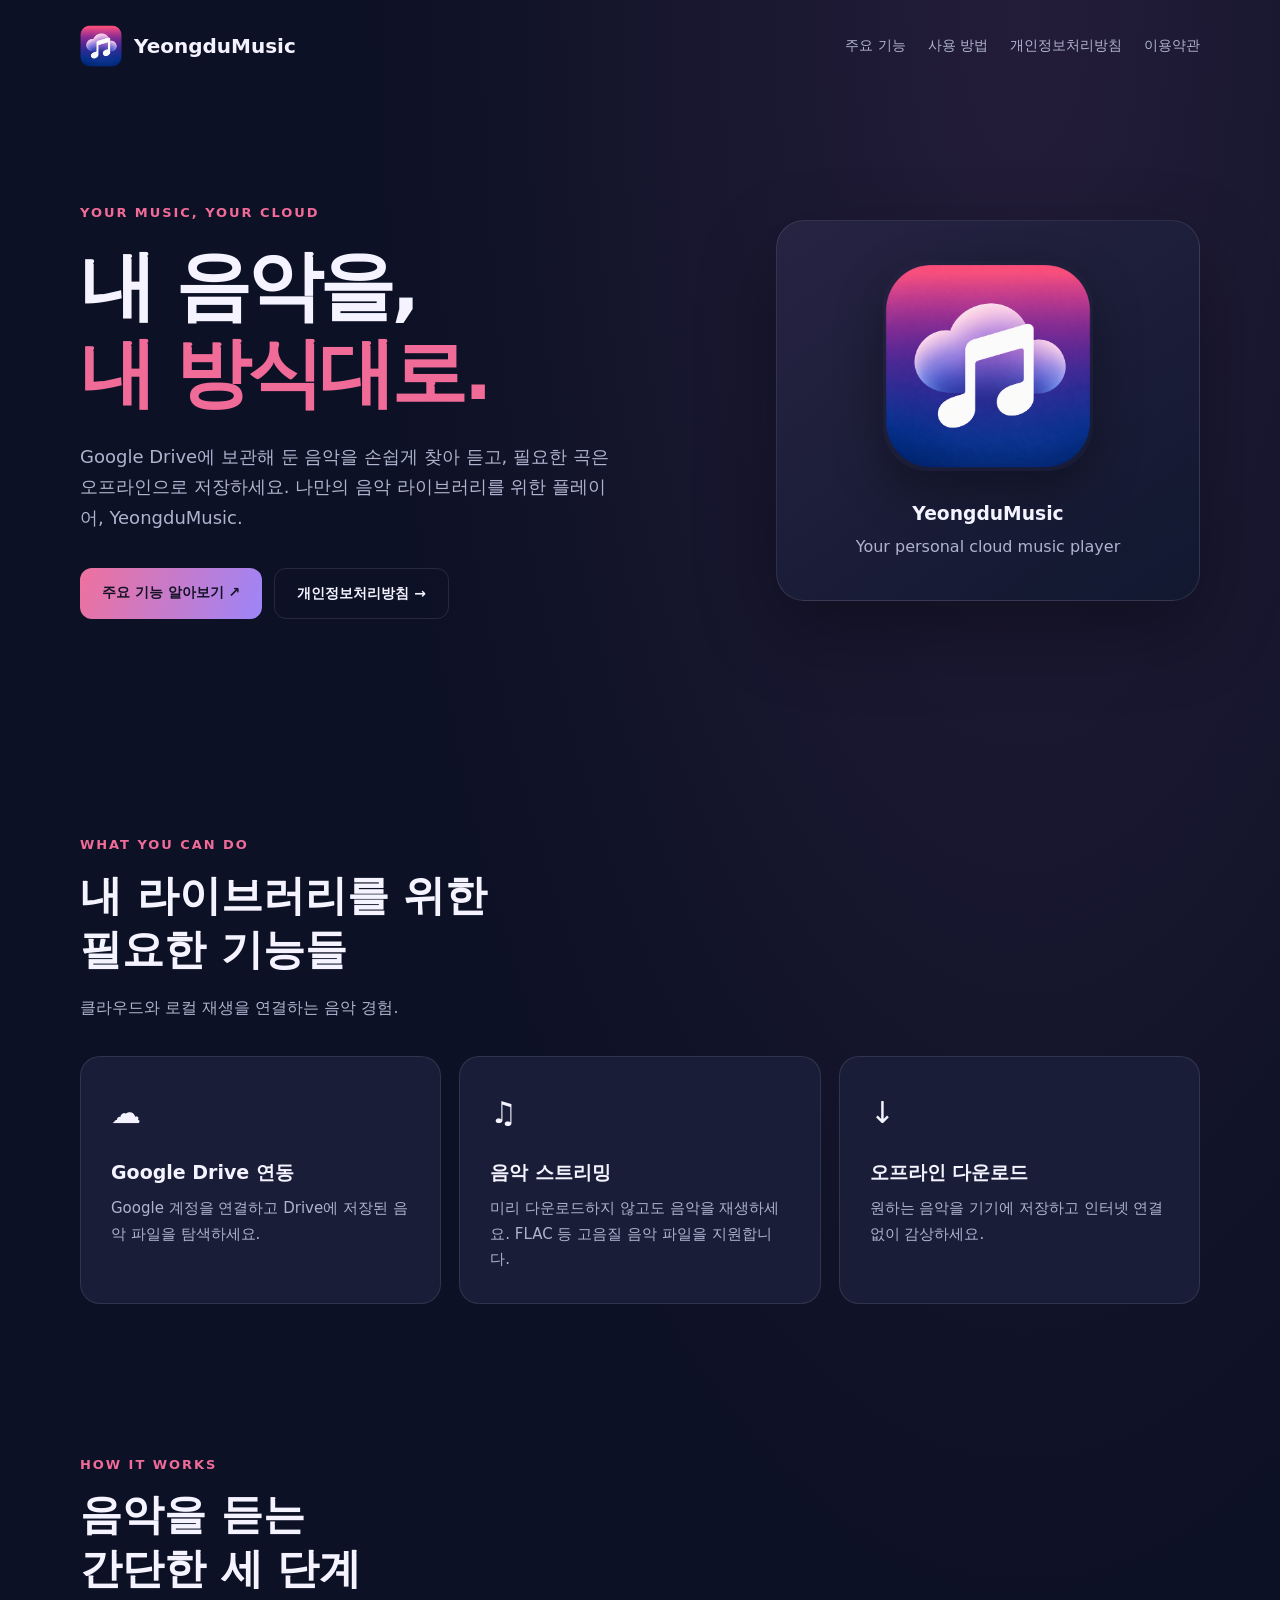
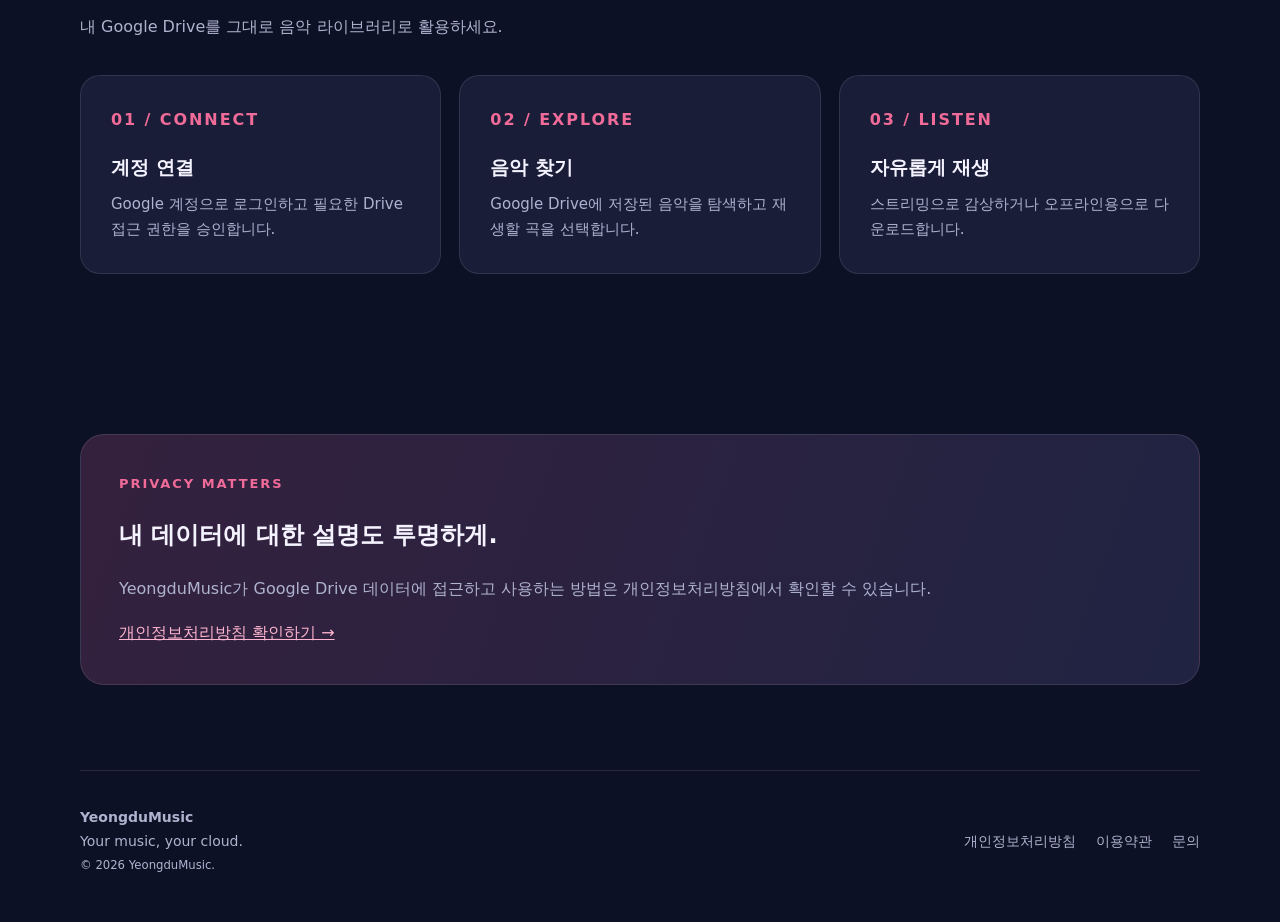
<file: public/index.html>
<!DOCTYPE html>
<html lang="ko">
<head>
  <meta charset="UTF-8">
  <meta name="viewport" content="width=device-width, initial-scale=1">
  <meta name="theme-color" content="#10132b">
  <meta name="description" content="YeongduMusic - Google Drive에 보관한 음악을 스트리밍하고 오프라인으로 감상하는 개인 음악 플레이어.">
  <title>YeongduMusic — Your Music, Your Cloud</title>
  <link rel="canonical" href="https://music.yeongdu.xyz/">
  <link rel="icon" type="image/png" href="assets/app-icon.png">
  <link rel="apple-touch-icon" href="assets/app-icon.png">

  <meta property="og:title" content="YeongduMusic">
  <meta property="og:description" content="내 음악을, 내 방식대로. Google Drive 음악 플레이어.">
  <meta property="og:image" content="https://music.yeongdu.xyz/assets/app-icon.png">

  <style>
    :root {
      color-scheme: dark;
      --bg: #0d1125;
      --panel: #191d38;
      --border: #ffffff1a;
      --text: #f4f3ff;
      --muted: #afb3cf;
      --pink: #f16b98;
      --purple: #a38cff;
    }
    * { box-sizing: border-box; }
    html { scroll-behavior: smooth; }
    body {
      margin: 0;
      font-family: system-ui, -apple-system, "Segoe UI", sans-serif;
      color: var(--text);
      background: radial-gradient(ellipse at 80% 0%, #50336355, transparent 45%), var(--bg);
      line-height: 1.7;
    }
    a { color: inherit; text-decoration: none; }
    .container { width: min(1120px, 90%); margin: auto; }
    .header {
      display: flex; align-items: center; justify-content: space-between;
      flex-wrap: wrap; gap: 16px; padding: 25px 0;
    }
    .brand { display: inline-flex; align-items: center; gap: 12px; font-size: 20px; font-weight: 800; }
    .brand img { width: 42px; height: 42px; border-radius: 11px; }
    nav { display: flex; flex-wrap: wrap; gap: 22px; }
    nav a, footer { color: var(--muted); font-size: 14px; }
    nav a:hover, footer a:hover { color: white; }
    .hero {
      display: grid; grid-template-columns: 1.2fr .8fr;
      align-items: center; gap: 60px; padding: 110px 0 140px;
    }
    .eyebrow { color: var(--pink); font-size: 13px; font-weight: 800; letter-spacing: .15em; text-transform: uppercase; }
    h1 { font-size: clamp(42px, 6vw, 76px); line-height: 1.15; letter-spacing: -.05em; margin: 18px 0 25px; }
    h1 span { color: var(--pink); }
    .lead { color: var(--muted); font-size: 18px; max-width: 540px; }
    .buttons { display: flex; gap: 12px; flex-wrap: wrap; margin-top: 34px; }
    .btn {
      padding: 13px 22px; border-radius: 12px;
      font-weight: 700; font-size: 14px; border: 1px solid var(--border);
    }
    .btn.primary { background: linear-gradient(110deg, #ef719d, #9d85f9); border: none; color: #141326; }
    .showcase {
      text-align: center; padding: 40px 25px;
      border-radius: 28px; border: 1px solid var(--border);
      background: linear-gradient(145deg, #272342, #111830);
      box-shadow: 0 30px 80px #0005;
    }
    .showcase img { width: min(210px, 70%); border-radius: 45px; box-shadow: 0 20px 50px #0005; }
    .showcase h3 { margin-bottom: 3px; }
    .showcase p { margin: 0; color: var(--muted); }
    .section { padding: 75px 0; }
    .section h2 { font-size: clamp(28px, 4vw, 42px); line-height: 1.3; margin: 12px 0; }
    .section-intro { color: var(--muted); margin-bottom: 35px; }
    .grid { display: grid; grid-template-columns: repeat(3, 1fr); gap: 18px; }
    .card {
      background: var(--panel); border: 1px solid var(--border);
      border-radius: 20px; padding: 30px;
    }
    .card .symbol { font-size: 30px; }
    .card h3 { font-size: 19px; margin: 18px 0 8px; }
    .card p { color: var(--muted); font-size: 15px; margin: 0; }
    .steps { counter-reset: item; }
    .step-number { font-weight: 800; color: var(--pink); letter-spacing: .12em; }
    .privacy-box {
      background: linear-gradient(110deg, #34213e, #202342);
      border: 1px solid var(--border);
      border-radius: 24px; padding: 38px; margin: 85px 0;
    }
    .privacy-box p { color: var(--muted); }
    .privacy-box a { color: #ffb5d0; text-decoration: underline; }
    footer {
      display: flex; justify-content: space-between; align-items: center;
      flex-wrap: wrap; gap: 20px;
      border-top: 1px solid var(--border); padding: 35px 0 45px;
    }
    .footer-links { display: flex; gap: 20px; flex-wrap: wrap; }
    @media (max-width: 760px) {
      .hero { grid-template-columns: 1fr; padding: 65px 0 75px; gap: 35px; }
      .grid { grid-template-columns: 1fr; }
      nav { gap: 13px; }
      .section { padding: 45px 0; }
    }
  </style>
</head>
<body>
  <header class="header container">
    <a class="brand" href="./">
      <img src="assets/app-icon.png" alt="YeongduMusic 앱 아이콘">
      <span>YeongduMusic</span>
    </a>
    <nav aria-label="주 메뉴">
      <a href="#features">주요 기능</a>
      <a href="#how-it-works">사용 방법</a>
      <a href="privacy/">개인정보처리방침</a>
      <a href="terms/">이용약관</a>
    </nav>
  </header>

  <main class="container">
    <section class="hero">
      <div>
        <div class="eyebrow">Your Music, Your Cloud</div>
        <h1>내 음악을,<br><span>내 방식대로.</span></h1>
        <p class="lead">
          Google Drive에 보관해 둔 음악을 손쉽게 찾아 듣고,
          필요한 곡은 오프라인으로 저장하세요.
          나만의 음악 라이브러리를 위한 플레이어, YeongduMusic.
        </p>
        <div class="buttons">
          <a class="btn primary" href="#features">주요 기능 알아보기 ↗</a>
          <a class="btn" href="privacy/">개인정보처리방침 →</a>
        </div>
      </div>

      <div class="showcase">
        <img src="assets/app-icon.png" alt="YeongduMusic 공식 앱 아이콘">
        <h3>YeongduMusic</h3>
        <p>Your personal cloud music player</p>
      </div>
    </section>

    <section id="features" class="section">
      <div class="eyebrow">What you can do</div>
      <h2>내 라이브러리를 위한<br>필요한 기능들</h2>
      <p class="section-intro">클라우드와 로컬 재생을 연결하는 음악 경험.</p>

      <div class="grid">
        <article class="card">
          <div class="symbol">☁️</div>
          <h3>Google Drive 연동</h3>
          <p>Google 계정을 연결하고 Drive에 저장된 음악 파일을 탐색하세요.</p>
        </article>
        <article class="card">
          <div class="symbol">♫</div>
          <h3>음악 스트리밍</h3>
          <p>미리 다운로드하지 않고도 음악을 재생하세요. FLAC 등 고음질 음악 파일을 지원합니다.</p>
        </article>
        <article class="card">
          <div class="symbol">↓</div>
          <h3>오프라인 다운로드</h3>
          <p>원하는 음악을 기기에 저장하고 인터넷 연결 없이 감상하세요.</p>
        </article>
      </div>
    </section>

    <section id="how-it-works" class="section">
      <div class="eyebrow">How it works</div>
      <h2>음악을 듣는<br>간단한 세 단계</h2>
      <p class="section-intro">내 Google Drive를 그대로 음악 라이브러리로 활용하세요.</p>

      <div class="grid steps">
        <article class="card">
          <div class="step-number">01 / CONNECT</div>
          <h3>계정 연결</h3>
          <p>Google 계정으로 로그인하고 필요한 Drive 접근 권한을 승인합니다.</p>
        </article>
        <article class="card">
          <div class="step-number">02 / EXPLORE</div>
          <h3>음악 찾기</h3>
          <p>Google Drive에 저장된 음악을 탐색하고 재생할 곡을 선택합니다.</p>
        </article>
        <article class="card">
          <div class="step-number">03 / LISTEN</div>
          <h3>자유롭게 재생</h3>
          <p>스트리밍으로 감상하거나 오프라인용으로 다운로드합니다.</p>
        </article>
      </div>
    </section>

    <section class="privacy-box">
      <div class="eyebrow">Privacy matters</div>
      <h2>내 데이터에 대한 설명도 투명하게.</h2>
      <p>
        YeongduMusic가 Google Drive 데이터에 접근하고 사용하는
        방법은 개인정보처리방침에서 확인할 수 있습니다.
      </p>
      <a href="privacy/">개인정보처리방침 확인하기 →</a>
    </section>
  </main>

  <footer class="container">
    <div>
      <strong>YeongduMusic</strong>
      <div>Your music, your cloud.</div>
      <small>© <span id="year">2026</span> YeongduMusic.</small>
    </div>
    <div class="footer-links">
      <a href="privacy/">개인정보처리방침</a>
      <a href="terms/">이용약관</a>
      <a href="mailto:songyw9812@gmail.com">문의</a>
    </div>
  </footer>

  <script>
    document.getElementById("year").textContent = new Date().getFullYear();
  </script>
</body>
</html>
</file>
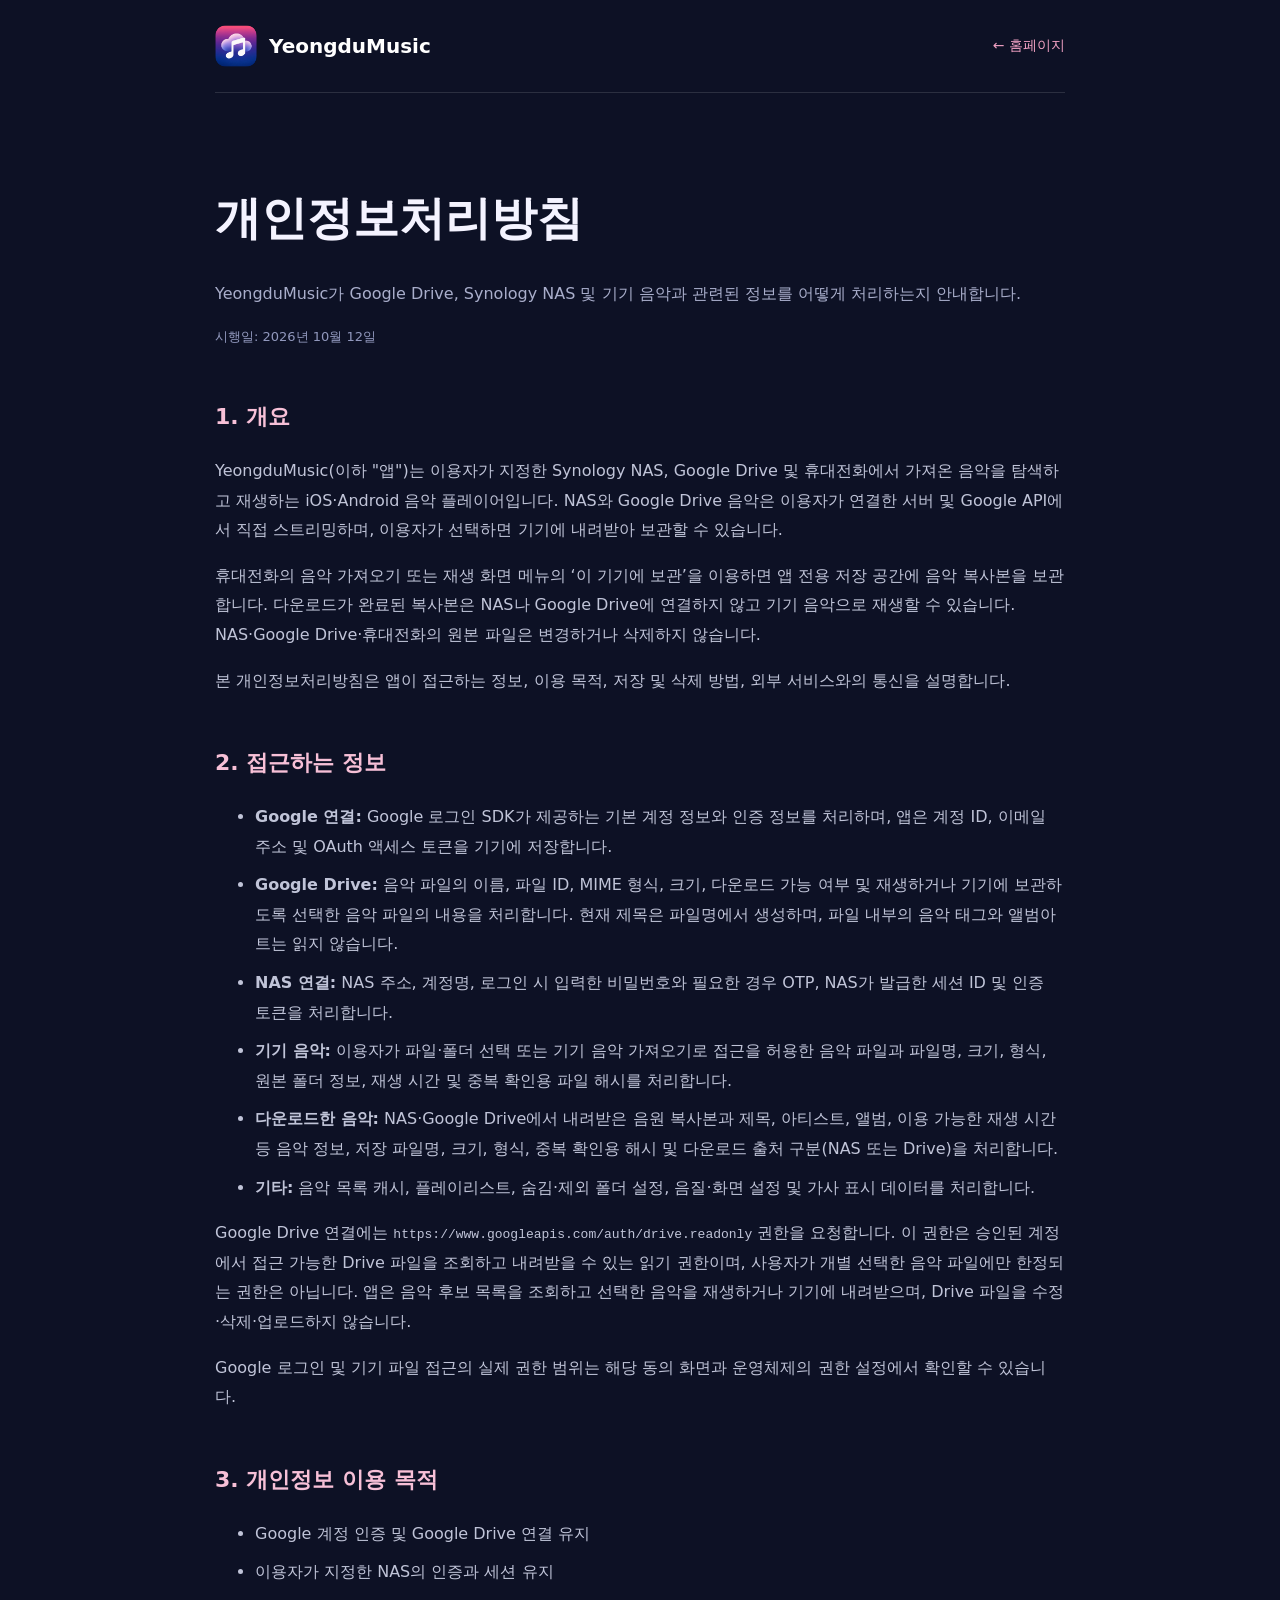
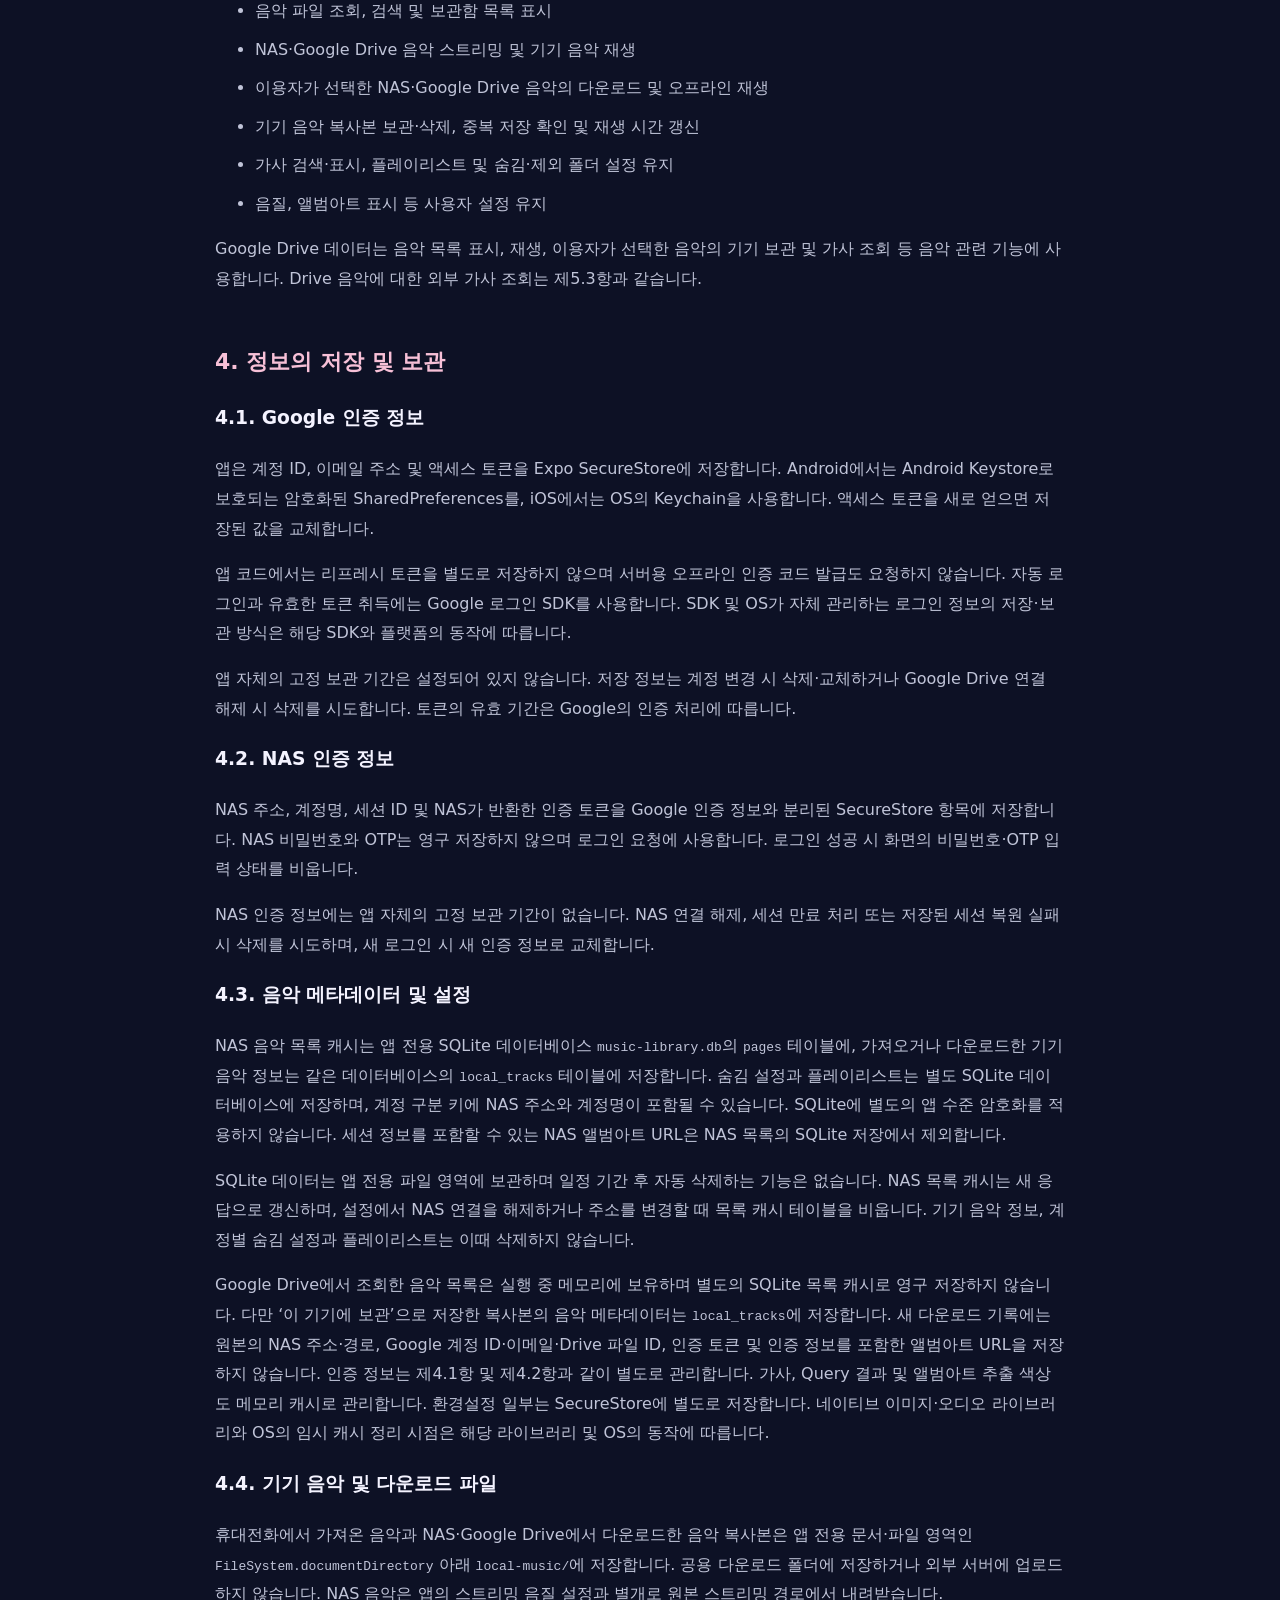
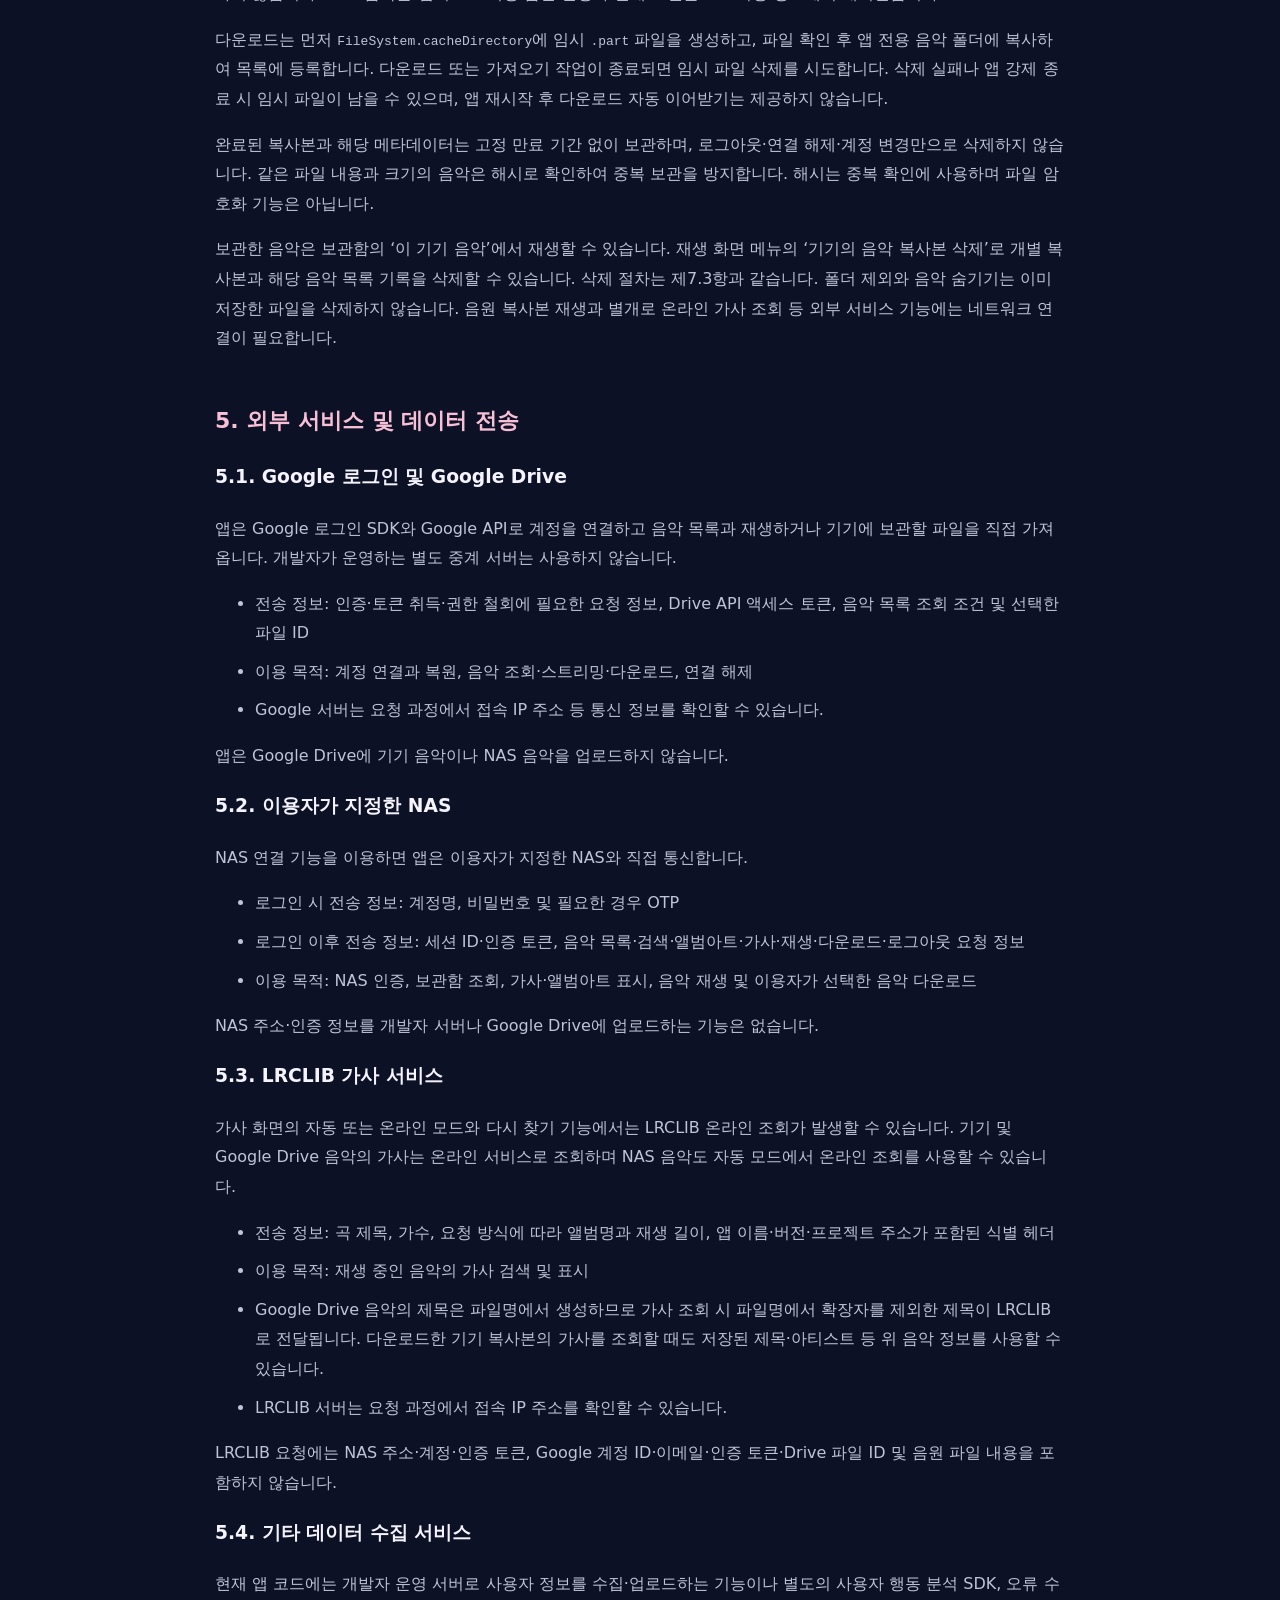
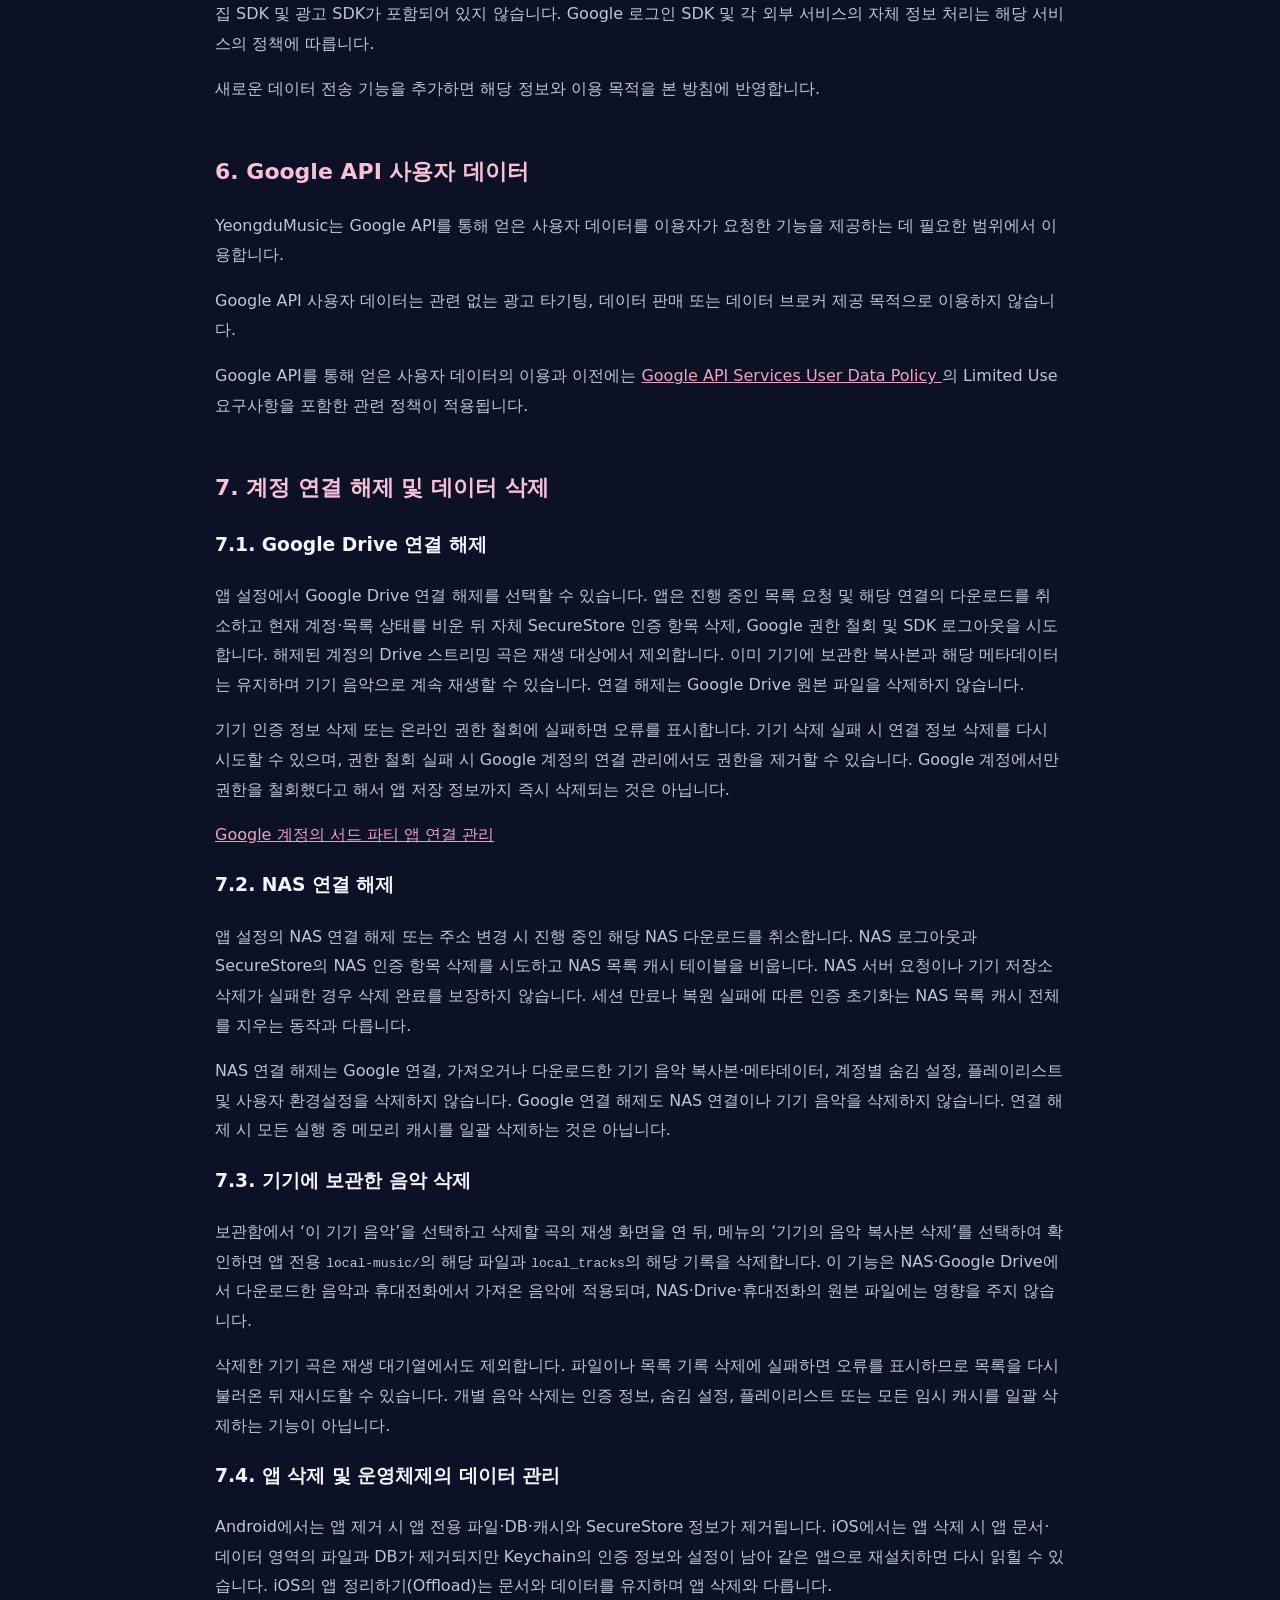
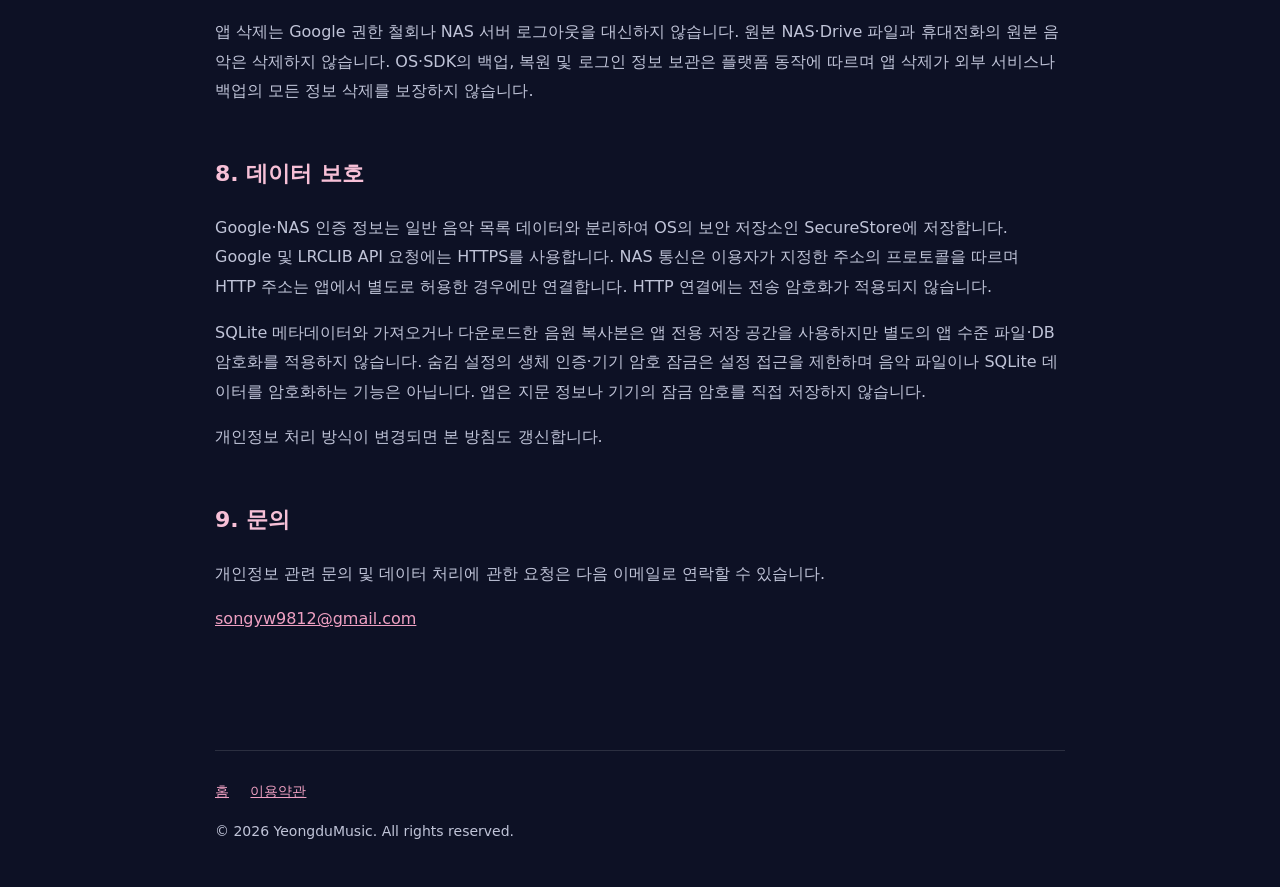
<file: public/privacy/index.html>
<!DOCTYPE html>
<html lang="ko">
<head>
  <meta charset="UTF-8">
  <meta name="viewport" content="width=device-width, initial-scale=1">
  <meta name="theme-color" content="#10132b">
  <meta name="description" content="YeongduMusic 개인정보처리방침">
  <title>개인정보처리방침 | YeongduMusic</title>
  <link rel="canonical" href="https://music.yeongdu.xyz/privacy/">
  <link rel="icon" type="image/png" href="../assets/app-icon.png">

  <style>
    :root { color-scheme: dark; }
    * { box-sizing: border-box; }
    body {
      margin: 0; background: #0d1125; color: #f4f3ff;
      font-family: system-ui, -apple-system, "Segoe UI", sans-serif;
      line-height: 1.85;
    }
    a { color: #efa0c2; }
    .container { width: min(850px, 90%); margin: auto; }
    header {
      display: flex; align-items: center; justify-content: space-between;
      gap: 15px; padding: 25px 0; border-bottom: 1px solid #ffffff20;
    }
    .brand { display: flex; align-items: center; gap: 12px; color: white; text-decoration: none; font-size: 20px; font-weight: 800; }
    .brand img { width: 42px; height: 42px; border-radius: 11px; }
    .back { font-size: 14px; text-decoration: none; }
    main { padding: 65px 0 100px; }
    h1 { font-size: clamp(32px, 5vw, 46px); line-height: 1.3; }
    h2 { color: #f7c0d7; font-size: 22px; margin-top: 48px; }
    p, li { color: #c0c4d8; }
    li { margin-bottom: 9px; }
    .subtitle { color: #a9aecb; }
    .date { font-size: 13px; color: #9198bd; }
    .notice {
      border: 1px solid #ffffff20;
      background: #191d38; border-radius: 14px;
      padding: 18px 22px; margin: 30px 0;
    }
    .notice p { margin: 0; }
    footer { padding: 28px 0; border-top: 1px solid #ffffff20; font-size: 14px; color: #a9aecb; }
    footer a { margin-right: 17px; }
  </style>
</head>
<body>
  <header class="container">
    <a class="brand" href="../">
      <img src="../assets/app-icon.png" alt="YeongduMusic 앱 아이콘">
      YeongduMusic
    </a>
    <a class="back" href="../">← 홈페이지</a>
  </header>

  <main class="container">
    <h1>개인정보처리방침</h1>
    <p class="subtitle">
      YeongduMusic가 Google Drive, Synology NAS 및 기기 음악과 관련된
      정보를 어떻게 처리하는지 안내합니다.
    </p>
    <p class="date">시행일: 2026년 10월 12일</p>

    <section>
      <h2>1. 개요</h2>
      <p>YeongduMusic(이하 "앱")는 이용자가 지정한 Synology NAS, Google Drive 및 휴대전화에서 가져온 음악을 탐색하고 재생하는 iOS·Android 음악 플레이어입니다. NAS와 Google Drive 음악은 이용자가 연결한 서버 및 Google API에서 직접 스트리밍하며, 이용자가 선택하면 기기에 내려받아 보관할 수 있습니다.</p>
      <p>휴대전화의 음악 가져오기 또는 재생 화면 메뉴의 ‘이 기기에 보관’을 이용하면 앱 전용 저장 공간에 음악 복사본을 보관합니다. 다운로드가 완료된 복사본은 NAS나 Google Drive에 연결하지 않고 기기 음악으로 재생할 수 있습니다. NAS·Google Drive·휴대전화의 원본 파일은 변경하거나 삭제하지 않습니다.</p>
      <p>본 개인정보처리방침은 앱이 접근하는 정보, 이용 목적, 저장 및 삭제 방법, 외부 서비스와의 통신을 설명합니다.</p>
    </section>

    <section>
      <h2>2. 접근하는 정보</h2>
      <ul>
        <li><strong>Google 연결:</strong> Google 로그인 SDK가 제공하는 기본 계정 정보와 인증 정보를 처리하며, 앱은 계정 ID, 이메일 주소 및 OAuth 액세스 토큰을 기기에 저장합니다.</li>
        <li><strong>Google Drive:</strong> 음악 파일의 이름, 파일 ID, MIME 형식, 크기, 다운로드 가능 여부 및 재생하거나 기기에 보관하도록 선택한 음악 파일의 내용을 처리합니다. 현재 제목은 파일명에서 생성하며, 파일 내부의 음악 태그와 앨범아트는 읽지 않습니다.</li>
        <li><strong>NAS 연결:</strong> NAS 주소, 계정명, 로그인 시 입력한 비밀번호와 필요한 경우 OTP, NAS가 발급한 세션 ID 및 인증 토큰을 처리합니다.</li>
        <li><strong>기기 음악:</strong> 이용자가 파일·폴더 선택 또는 기기 음악 가져오기로 접근을 허용한 음악 파일과 파일명, 크기, 형식, 원본 폴더 정보, 재생 시간 및 중복 확인용 파일 해시를 처리합니다.</li>
        <li><strong>다운로드한 음악:</strong> NAS·Google Drive에서 내려받은 음원 복사본과 제목, 아티스트, 앨범, 이용 가능한 재생 시간 등 음악 정보, 저장 파일명, 크기, 형식, 중복 확인용 해시 및 다운로드 출처 구분(NAS 또는 Drive)을 처리합니다.</li>
        <li><strong>기타:</strong> 음악 목록 캐시, 플레이리스트, 숨김·제외 폴더 설정, 음질·화면 설정 및 가사 표시 데이터를 처리합니다.</li>
      </ul>
      <p>Google Drive 연결에는 <code>https://www.googleapis.com/auth/drive.readonly</code> 권한을 요청합니다. 이 권한은 승인된 계정에서 접근 가능한 Drive 파일을 조회하고 내려받을 수 있는 읽기 권한이며, 사용자가 개별 선택한 음악 파일에만 한정되는 권한은 아닙니다. 앱은 음악 후보 목록을 조회하고 선택한 음악을 재생하거나 기기에 내려받으며, Drive 파일을 수정·삭제·업로드하지 않습니다.</p>
      <p>Google 로그인 및 기기 파일 접근의 실제 권한 범위는 해당 동의 화면과 운영체제의 권한 설정에서 확인할 수 있습니다.</p>
    </section>

    <section>
      <h2>3. 개인정보 이용 목적</h2>
      <ul>
        <li>Google 계정 인증 및 Google Drive 연결 유지</li>
        <li>이용자가 지정한 NAS의 인증과 세션 유지</li>
        <li>음악 파일 조회, 검색 및 보관함 목록 표시</li>
        <li>NAS·Google Drive 음악 스트리밍 및 기기 음악 재생</li>
        <li>이용자가 선택한 NAS·Google Drive 음악의 다운로드 및 오프라인 재생</li>
        <li>기기 음악 복사본 보관·삭제, 중복 저장 확인 및 재생 시간 갱신</li>
        <li>가사 검색·표시, 플레이리스트 및 숨김·제외 폴더 설정 유지</li>
        <li>음질, 앨범아트 표시 등 사용자 설정 유지</li>
      </ul>
      <p>Google Drive 데이터는 음악 목록 표시, 재생, 이용자가 선택한 음악의 기기 보관 및 가사 조회 등 음악 관련 기능에 사용합니다. Drive 음악에 대한 외부 가사 조회는 제5.3항과 같습니다.</p>
    </section>

    <section>
      <h2>4. 정보의 저장 및 보관</h2>
      <h3>4.1. Google 인증 정보</h3>
      <p>앱은 계정 ID, 이메일 주소 및 액세스 토큰을 Expo SecureStore에 저장합니다. Android에서는 Android Keystore로 보호되는 암호화된 SharedPreferences를, iOS에서는 OS의 Keychain을 사용합니다. 액세스 토큰을 새로 얻으면 저장된 값을 교체합니다.</p>
      <p>앱 코드에서는 리프레시 토큰을 별도로 저장하지 않으며 서버용 오프라인 인증 코드 발급도 요청하지 않습니다. 자동 로그인과 유효한 토큰 취득에는 Google 로그인 SDK를 사용합니다. SDK 및 OS가 자체 관리하는 로그인 정보의 저장·보관 방식은 해당 SDK와 플랫폼의 동작에 따릅니다.</p>
      <p>앱 자체의 고정 보관 기간은 설정되어 있지 않습니다. 저장 정보는 계정 변경 시 삭제·교체하거나 Google Drive 연결 해제 시 삭제를 시도합니다. 토큰의 유효 기간은 Google의 인증 처리에 따릅니다.</p>
      <h3>4.2. NAS 인증 정보</h3>
      <p>NAS 주소, 계정명, 세션 ID 및 NAS가 반환한 인증 토큰을 Google 인증 정보와 분리된 SecureStore 항목에 저장합니다. NAS 비밀번호와 OTP는 영구 저장하지 않으며 로그인 요청에 사용합니다. 로그인 성공 시 화면의 비밀번호·OTP 입력 상태를 비웁니다.</p>
      <p>NAS 인증 정보에는 앱 자체의 고정 보관 기간이 없습니다. NAS 연결 해제, 세션 만료 처리 또는 저장된 세션 복원 실패 시 삭제를 시도하며, 새 로그인 시 새 인증 정보로 교체합니다.</p>
      <h3>4.3. 음악 메타데이터 및 설정</h3>
      <p>NAS 음악 목록 캐시는 앱 전용 SQLite 데이터베이스 <code>music-library.db</code>의 <code>pages</code> 테이블에, 가져오거나 다운로드한 기기 음악 정보는 같은 데이터베이스의 <code>local_tracks</code> 테이블에 저장합니다. 숨김 설정과 플레이리스트는 별도 SQLite 데이터베이스에 저장하며, 계정 구분 키에 NAS 주소와 계정명이 포함될 수 있습니다. SQLite에 별도의 앱 수준 암호화를 적용하지 않습니다. 세션 정보를 포함할 수 있는 NAS 앨범아트 URL은 NAS 목록의 SQLite 저장에서 제외합니다.</p>
      <p>SQLite 데이터는 앱 전용 파일 영역에 보관하며 일정 기간 후 자동 삭제하는 기능은 없습니다. NAS 목록 캐시는 새 응답으로 갱신하며, 설정에서 NAS 연결을 해제하거나 주소를 변경할 때 목록 캐시 테이블을 비웁니다. 기기 음악 정보, 계정별 숨김 설정과 플레이리스트는 이때 삭제하지 않습니다.</p>
      <p>Google Drive에서 조회한 음악 목록은 실행 중 메모리에 보유하며 별도의 SQLite 목록 캐시로 영구 저장하지 않습니다. 다만 ‘이 기기에 보관’으로 저장한 복사본의 음악 메타데이터는 <code>local_tracks</code>에 저장합니다. 새 다운로드 기록에는 원본의 NAS 주소·경로, Google 계정 ID·이메일·Drive 파일 ID, 인증 토큰 및 인증 정보를 포함한 앨범아트 URL을 저장하지 않습니다. 인증 정보는 제4.1항 및 제4.2항과 같이 별도로 관리합니다. 가사, Query 결과 및 앨범아트 추출 색상도 메모리 캐시로 관리합니다. 환경설정 일부는 SecureStore에 별도로 저장합니다. 네이티브 이미지·오디오 라이브러리와 OS의 임시 캐시 정리 시점은 해당 라이브러리 및 OS의 동작에 따릅니다.</p>
      <h3>4.4. 기기 음악 및 다운로드 파일</h3>
      <p>휴대전화에서 가져온 음악과 NAS·Google Drive에서 다운로드한 음악 복사본은 앱 전용 문서·파일 영역인 <code>FileSystem.documentDirectory</code> 아래 <code>local-music/</code>에 저장합니다. 공용 다운로드 폴더에 저장하거나 외부 서버에 업로드하지 않습니다. NAS 음악은 앱의 스트리밍 음질 설정과 별개로 원본 스트리밍 경로에서 내려받습니다.</p>
      <p>다운로드는 먼저 <code>FileSystem.cacheDirectory</code>에 임시 <code>.part</code> 파일을 생성하고, 파일 확인 후 앱 전용 음악 폴더에 복사하여 목록에 등록합니다. 다운로드 또는 가져오기 작업이 종료되면 임시 파일 삭제를 시도합니다. 삭제 실패나 앱 강제 종료 시 임시 파일이 남을 수 있으며, 앱 재시작 후 다운로드 자동 이어받기는 제공하지 않습니다.</p>
      <p>완료된 복사본과 해당 메타데이터는 고정 만료 기간 없이 보관하며, 로그아웃·연결 해제·계정 변경만으로 삭제하지 않습니다. 같은 파일 내용과 크기의 음악은 해시로 확인하여 중복 보관을 방지합니다. 해시는 중복 확인에 사용하며 파일 암호화 기능은 아닙니다.</p>
      <p>보관한 음악은 보관함의 ‘이 기기 음악’에서 재생할 수 있습니다. 재생 화면 메뉴의 ‘기기의 음악 복사본 삭제’로 개별 복사본과 해당 음악 목록 기록을 삭제할 수 있습니다. 삭제 절차는 제7.3항과 같습니다. 폴더 제외와 음악 숨기기는 이미 저장한 파일을 삭제하지 않습니다. 음원 복사본 재생과 별개로 온라인 가사 조회 등 외부 서비스 기능에는 네트워크 연결이 필요합니다.</p>
    </section>

    <section>
      <h2>5. 외부 서비스 및 데이터 전송</h2>
      <h3>5.1. Google 로그인 및 Google Drive</h3>
      <p>앱은 Google 로그인 SDK와 Google API로 계정을 연결하고 음악 목록과 재생하거나 기기에 보관할 파일을 직접 가져옵니다. 개발자가 운영하는 별도 중계 서버는 사용하지 않습니다.</p>
      <ul>
        <li>전송 정보: 인증·토큰 취득·권한 철회에 필요한 요청 정보, Drive API 액세스 토큰, 음악 목록 조회 조건 및 선택한 파일 ID</li>
        <li>이용 목적: 계정 연결과 복원, 음악 조회·스트리밍·다운로드, 연결 해제</li>
        <li>Google 서버는 요청 과정에서 접속 IP 주소 등 통신 정보를 확인할 수 있습니다.</li>
      </ul>
      <p>앱은 Google Drive에 기기 음악이나 NAS 음악을 업로드하지 않습니다.</p>
      <h3>5.2. 이용자가 지정한 NAS</h3>
      <p>NAS 연결 기능을 이용하면 앱은 이용자가 지정한 NAS와 직접 통신합니다.</p>
      <ul>
        <li>로그인 시 전송 정보: 계정명, 비밀번호 및 필요한 경우 OTP</li>
        <li>로그인 이후 전송 정보: 세션 ID·인증 토큰, 음악 목록·검색·앨범아트·가사·재생·다운로드·로그아웃 요청 정보</li>
        <li>이용 목적: NAS 인증, 보관함 조회, 가사·앨범아트 표시, 음악 재생 및 이용자가 선택한 음악 다운로드</li>
      </ul>
      <p>NAS 주소·인증 정보를 개발자 서버나 Google Drive에 업로드하는 기능은 없습니다.</p>
      <h3>5.3. LRCLIB 가사 서비스</h3>
      <p>가사 화면의 자동 또는 온라인 모드와 다시 찾기 기능에서는 LRCLIB 온라인 조회가 발생할 수 있습니다. 기기 및 Google Drive 음악의 가사는 온라인 서비스로 조회하며 NAS 음악도 자동 모드에서 온라인 조회를 사용할 수 있습니다.</p>
      <ul>
        <li>전송 정보: 곡 제목, 가수, 요청 방식에 따라 앨범명과 재생 길이, 앱 이름·버전·프로젝트 주소가 포함된 식별 헤더</li>
        <li>이용 목적: 재생 중인 음악의 가사 검색 및 표시</li>
        <li>Google Drive 음악의 제목은 파일명에서 생성하므로 가사 조회 시 파일명에서 확장자를 제외한 제목이 LRCLIB로 전달됩니다. 다운로드한 기기 복사본의 가사를 조회할 때도 저장된 제목·아티스트 등 위 음악 정보를 사용할 수 있습니다.</li>
        <li>LRCLIB 서버는 요청 과정에서 접속 IP 주소를 확인할 수 있습니다.</li>
      </ul>
      <p>LRCLIB 요청에는 NAS 주소·계정·인증 토큰, Google 계정 ID·이메일·인증 토큰·Drive 파일 ID 및 음원 파일 내용을 포함하지 않습니다.</p>
      <h3>5.4. 기타 데이터 수집 서비스</h3>
      <p>현재 앱 코드에는 개발자 운영 서버로 사용자 정보를 수집·업로드하는 기능이나 별도의 사용자 행동 분석 SDK, 오류 수집 SDK 및 광고 SDK가 포함되어 있지 않습니다. Google 로그인 SDK 및 각 외부 서비스의 자체 정보 처리는 해당 서비스의 정책에 따릅니다.</p>
      <p>새로운 데이터 전송 기능을 추가하면 해당 정보와 이용 목적을 본 방침에 반영합니다.</p>
    </section>

    <section>
      <h2>6. Google API 사용자 데이터</h2>
      <p>
        YeongduMusic는 Google API를 통해 얻은 사용자 데이터를
        이용자가 요청한 기능을 제공하는 데 필요한 범위에서 이용합니다.
      </p>
      <p>
        Google API 사용자 데이터는 관련 없는 광고 타기팅,
        데이터 판매 또는 데이터 브로커 제공 목적으로 이용하지 않습니다.
      </p>
      <p>
        Google API를 통해 얻은 사용자 데이터의 이용과 이전에는
        <a href="https://developers.google.com/terms/api-services-user-data-policy"
           target="_blank" rel="noopener noreferrer">
          Google API Services User Data Policy
        </a>의 Limited Use 요구사항을 포함한 관련 정책이 적용됩니다.
      </p>
    </section>

    <section>
      <h2>7. 계정 연결 해제 및 데이터 삭제</h2>
      <h3>7.1. Google Drive 연결 해제</h3>
      <p>앱 설정에서 Google Drive 연결 해제를 선택할 수 있습니다. 앱은 진행 중인 목록 요청 및 해당 연결의 다운로드를 취소하고 현재 계정·목록 상태를 비운 뒤 자체 SecureStore 인증 항목 삭제, Google 권한 철회 및 SDK 로그아웃을 시도합니다. 해제된 계정의 Drive 스트리밍 곡은 재생 대상에서 제외합니다. 이미 기기에 보관한 복사본과 해당 메타데이터는 유지하며 기기 음악으로 계속 재생할 수 있습니다. 연결 해제는 Google Drive 원본 파일을 삭제하지 않습니다.</p>
      <p>기기 인증 정보 삭제 또는 온라인 권한 철회에 실패하면 오류를 표시합니다. 기기 삭제 실패 시 연결 정보 삭제를 다시 시도할 수 있으며, 권한 철회 실패 시 Google 계정의 연결 관리에서도 권한을 제거할 수 있습니다. Google 계정에서만 권한을 철회했다고 해서 앱 저장 정보까지 즉시 삭제되는 것은 아닙니다.</p>
      <p><a href="https://myaccount.google.com/connections" target="_blank" rel="noopener noreferrer">Google 계정의 서드 파티 앱 연결 관리</a></p>
      <h3>7.2. NAS 연결 해제</h3>
      <p>앱 설정의 NAS 연결 해제 또는 주소 변경 시 진행 중인 해당 NAS 다운로드를 취소합니다. NAS 로그아웃과 SecureStore의 NAS 인증 항목 삭제를 시도하고 NAS 목록 캐시 테이블을 비웁니다. NAS 서버 요청이나 기기 저장소 삭제가 실패한 경우 삭제 완료를 보장하지 않습니다. 세션 만료나 복원 실패에 따른 인증 초기화는 NAS 목록 캐시 전체를 지우는 동작과 다릅니다.</p>
      <p>NAS 연결 해제는 Google 연결, 가져오거나 다운로드한 기기 음악 복사본·메타데이터, 계정별 숨김 설정, 플레이리스트 및 사용자 환경설정을 삭제하지 않습니다. Google 연결 해제도 NAS 연결이나 기기 음악을 삭제하지 않습니다. 연결 해제 시 모든 실행 중 메모리 캐시를 일괄 삭제하는 것은 아닙니다.</p>
      <h3>7.3. 기기에 보관한 음악 삭제</h3>
      <p>보관함에서 ‘이 기기 음악’을 선택하고 삭제할 곡의 재생 화면을 연 뒤, 메뉴의 ‘기기의 음악 복사본 삭제’를 선택하여 확인하면 앱 전용 <code>local-music/</code>의 해당 파일과 <code>local_tracks</code>의 해당 기록을 삭제합니다. 이 기능은 NAS·Google Drive에서 다운로드한 음악과 휴대전화에서 가져온 음악에 적용되며, NAS·Drive·휴대전화의 원본 파일에는 영향을 주지 않습니다.</p>
      <p>삭제한 기기 곡은 재생 대기열에서도 제외합니다. 파일이나 목록 기록 삭제에 실패하면 오류를 표시하므로 목록을 다시 불러온 뒤 재시도할 수 있습니다. 개별 음악 삭제는 인증 정보, 숨김 설정, 플레이리스트 또는 모든 임시 캐시를 일괄 삭제하는 기능이 아닙니다.</p>
      <h3>7.4. 앱 삭제 및 운영체제의 데이터 관리</h3>
      <p>Android에서는 앱 제거 시 앱 전용 파일·DB·캐시와 SecureStore 정보가 제거됩니다. iOS에서는 앱 삭제 시 앱 문서·데이터 영역의 파일과 DB가 제거되지만 Keychain의 인증 정보와 설정이 남아 같은 앱으로 재설치하면 다시 읽힐 수 있습니다. iOS의 앱 정리하기(Offload)는 문서와 데이터를 유지하며 앱 삭제와 다릅니다.</p>
      <p>앱 삭제는 Google 권한 철회나 NAS 서버 로그아웃을 대신하지 않습니다. 원본 NAS·Drive 파일과 휴대전화의 원본 음악은 삭제하지 않습니다. OS·SDK의 백업, 복원 및 로그인 정보 보관은 플랫폼 동작에 따르며 앱 삭제가 외부 서비스나 백업의 모든 정보 삭제를 보장하지 않습니다.</p>
    </section>

    <section>
      <h2>8. 데이터 보호</h2>
      <p>Google·NAS 인증 정보는 일반 음악 목록 데이터와 분리하여 OS의 보안 저장소인 SecureStore에 저장합니다. Google 및 LRCLIB API 요청에는 HTTPS를 사용합니다. NAS 통신은 이용자가 지정한 주소의 프로토콜을 따르며 HTTP 주소는 앱에서 별도로 허용한 경우에만 연결합니다. HTTP 연결에는 전송 암호화가 적용되지 않습니다.</p>
      <p>SQLite 메타데이터와 가져오거나 다운로드한 음원 복사본은 앱 전용 저장 공간을 사용하지만 별도의 앱 수준 파일·DB 암호화를 적용하지 않습니다. 숨김 설정의 생체 인증·기기 암호 잠금은 설정 접근을 제한하며 음악 파일이나 SQLite 데이터를 암호화하는 기능은 아닙니다. 앱은 지문 정보나 기기의 잠금 암호를 직접 저장하지 않습니다.</p>
      <p>개인정보 처리 방식이 변경되면 본 방침도 갱신합니다.</p>
    </section>

    <section>
      <h2>9. 문의</h2>
      <p>
        개인정보 관련 문의 및 데이터 처리에 관한 요청은
        다음 이메일로 연락할 수 있습니다.
      </p>
      <p>
        <a href="mailto:songyw9812@gmail.com">
          songyw9812@gmail.com
        </a>
      </p>
    </section>
  </main>

  <footer class="container">
    <a href="../">홈</a>
    <a href="../terms/">이용약관</a>
    <p>© 2026 YeongduMusic. All rights reserved.</p>
  </footer>
</body>
</html>
</file>
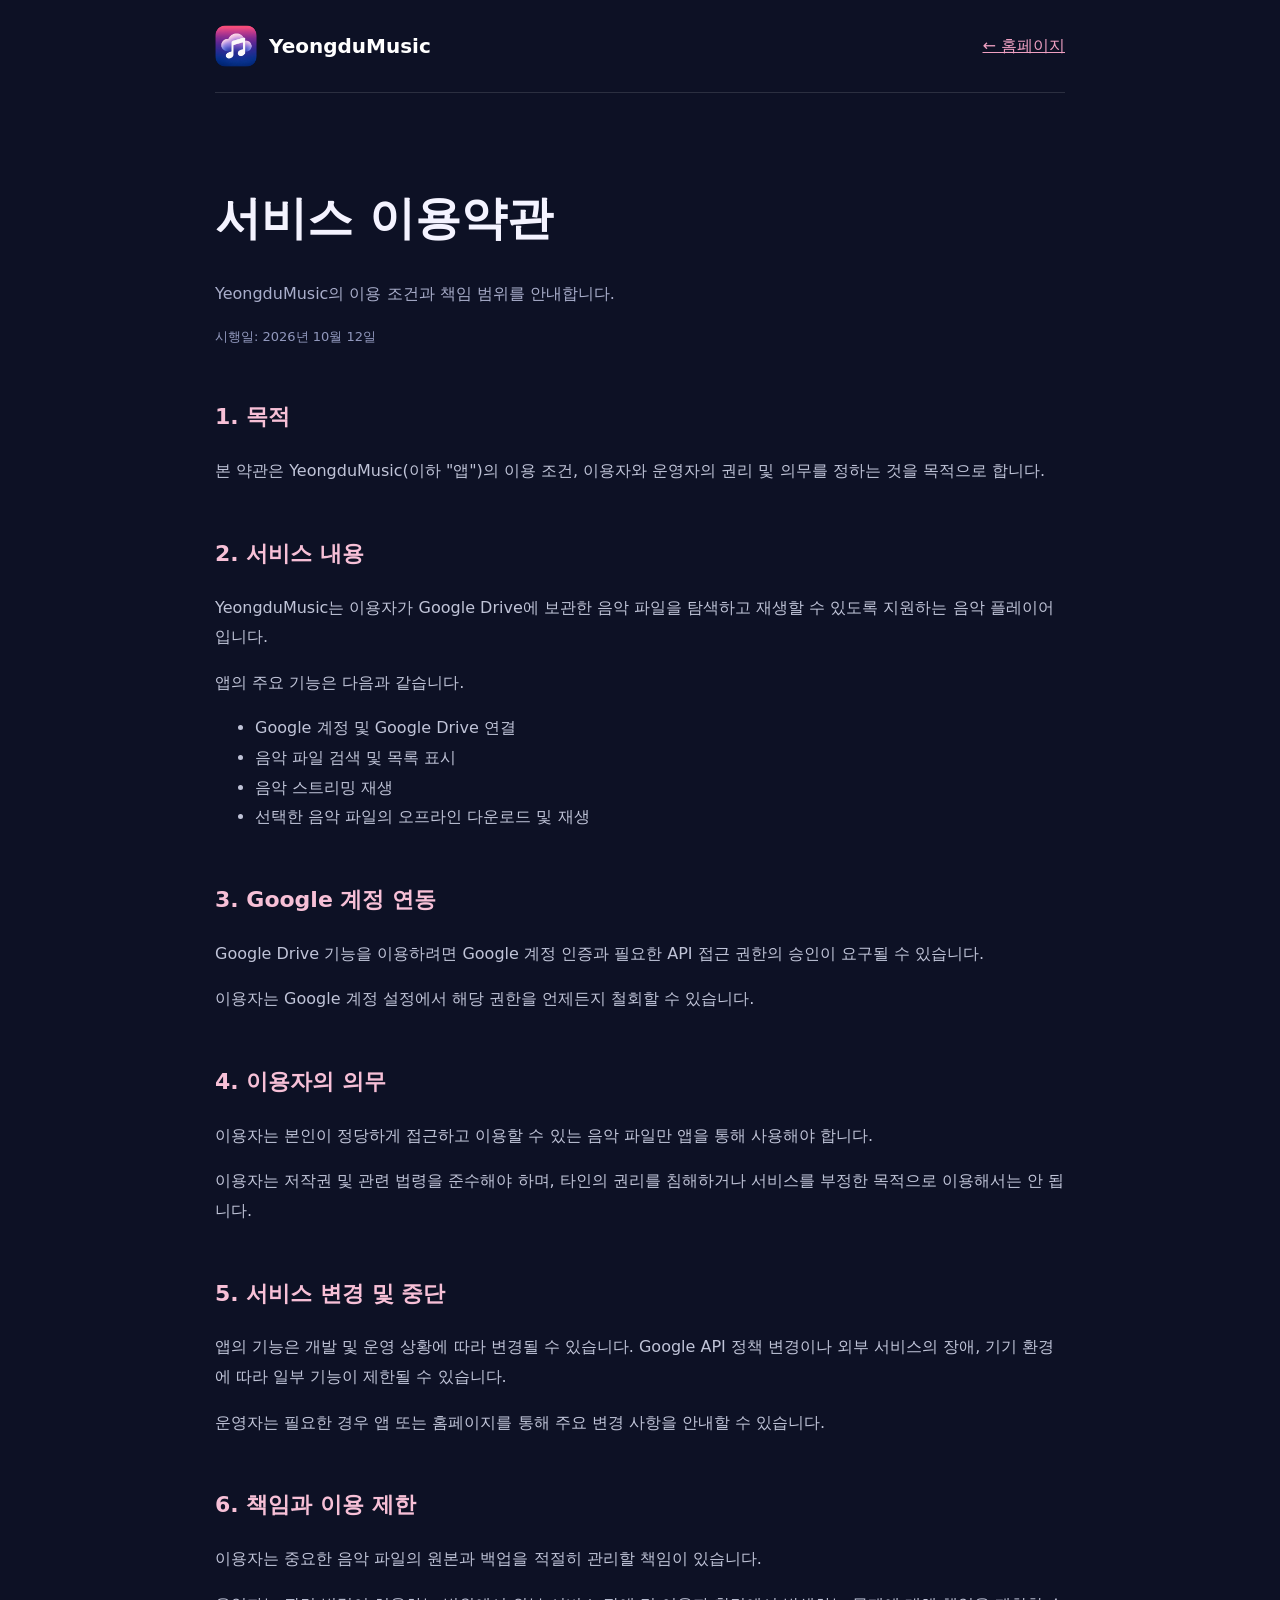
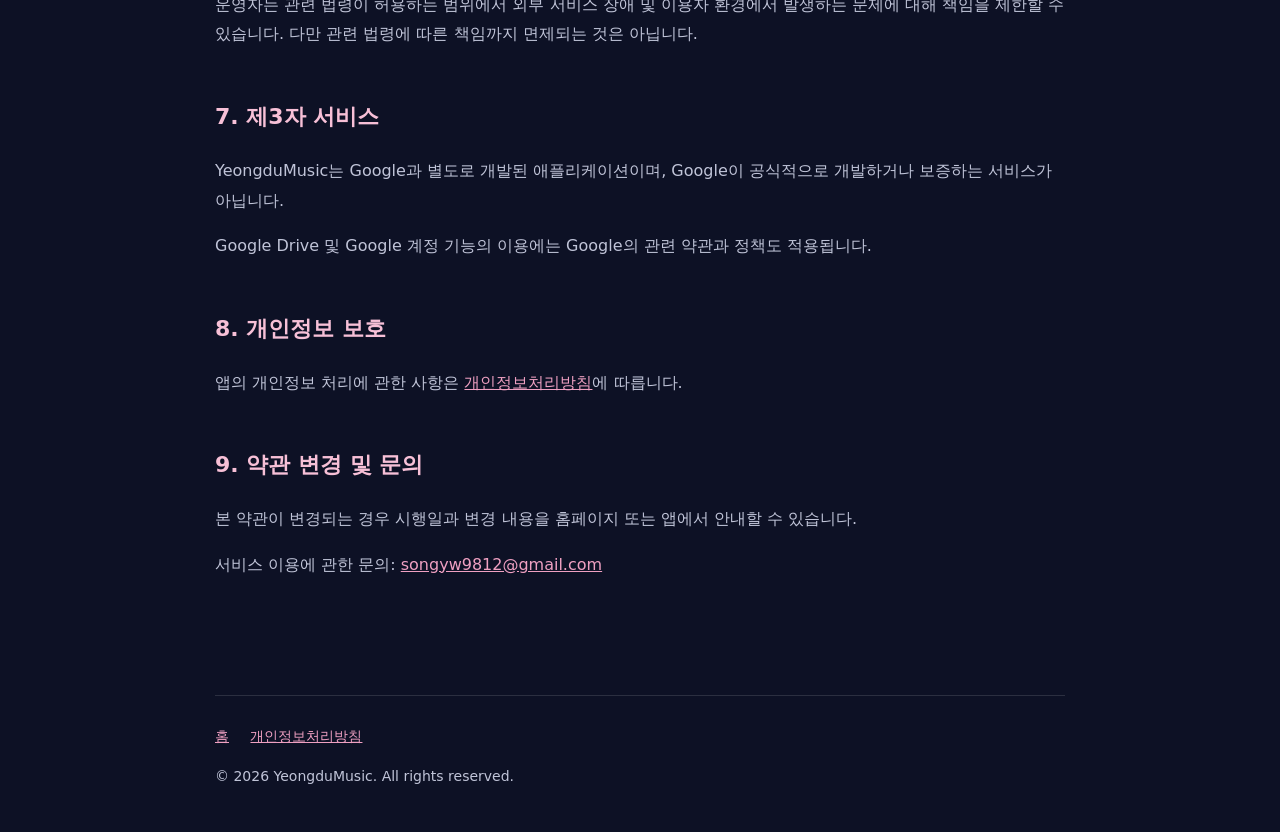
<file: public/terms/index.html>
<!DOCTYPE html>
<html lang="ko">
<head>
  <meta charset="UTF-8">
  <meta name="viewport" content="width=device-width, initial-scale=1">
  <meta name="theme-color" content="#10132b">
  <meta name="description" content="YeongduMusic 서비스 이용약관">
  <title>이용약관 | YeongduMusic</title>
  <link rel="canonical" href="https://music.yeongdu.xyz/terms/">
  <link rel="icon" type="image/png" href="../assets/app-icon.png">

  <style>
    :root { color-scheme: dark; }
    * { box-sizing: border-box; }
    body {
      margin: 0; background: #0d1125; color: #f4f3ff;
      font-family: system-ui, -apple-system, "Segoe UI", sans-serif;
      line-height: 1.85;
    }
    a { color: #efa0c2; }
    .container { width: min(850px, 90%); margin: auto; }
    header {
      display: flex; align-items: center; justify-content: space-between;
      gap: 15px; padding: 25px 0; border-bottom: 1px solid #ffffff20;
    }
    .brand {
      display: flex; align-items: center; gap: 12px;
      color: white; text-decoration: none; font-size: 20px; font-weight: 800;
    }
    .brand img { width: 42px; height: 42px; border-radius: 11px; }
    main { padding: 65px 0 100px; }
    h1 { font-size: clamp(32px, 5vw, 46px); line-height: 1.3; }
    h2 { color: #f7c0d7; font-size: 22px; margin-top: 48px; }
    p, li { color: #c0c4d8; }
    .subtitle { color: #a9aecb; }
    .date { font-size: 13px; color: #9198bd; }
    footer {
      padding: 28px 0; border-top: 1px solid #ffffff20;
      font-size: 14px; color: #a9aecb;
    }
    footer a { margin-right: 17px; }
  </style>
</head>
<body>
  <header class="container">
    <a class="brand" href="../">
      <img src="../assets/app-icon.png" alt="YeongduMusic 앱 아이콘">
      YeongduMusic
    </a>
    <a href="../">← 홈페이지</a>
  </header>

  <main class="container">
    <h1>서비스 이용약관</h1>
    <p class="subtitle">YeongduMusic의 이용 조건과 책임 범위를 안내합니다.</p>
    <p class="date">시행일: 2026년 10월 12일</p>

    <section>
      <h2>1. 목적</h2>
      <p>
        본 약관은 YeongduMusic(이하 "앱")의 이용 조건,
        이용자와 운영자의 권리 및 의무를 정하는 것을 목적으로 합니다.
      </p>
    </section>

    <section>
      <h2>2. 서비스 내용</h2>
      <p>
        YeongduMusic는 이용자가 Google Drive에 보관한
        음악 파일을 탐색하고 재생할 수 있도록 지원하는 음악 플레이어입니다.
      </p>
      <p>앱의 주요 기능은 다음과 같습니다.</p>
      <ul>
        <li>Google 계정 및 Google Drive 연결</li>
        <li>음악 파일 검색 및 목록 표시</li>
        <li>음악 스트리밍 재생</li>
        <li>선택한 음악 파일의 오프라인 다운로드 및 재생</li>
      </ul>
    </section>

    <section>
      <h2>3. Google 계정 연동</h2>
      <p>
        Google Drive 기능을 이용하려면 Google 계정 인증과
        필요한 API 접근 권한의 승인이 요구될 수 있습니다.
      </p>
      <p>
        이용자는 Google 계정 설정에서 해당 권한을
        언제든지 철회할 수 있습니다.
      </p>
    </section>

    <section>
      <h2>4. 이용자의 의무</h2>
      <p>
        이용자는 본인이 정당하게 접근하고 이용할 수 있는
        음악 파일만 앱을 통해 사용해야 합니다.
      </p>
      <p>
        이용자는 저작권 및 관련 법령을 준수해야 하며,
        타인의 권리를 침해하거나 서비스를 부정한 목적으로
        이용해서는 안 됩니다.
      </p>
    </section>

    <section>
      <h2>5. 서비스 변경 및 중단</h2>
      <p>
        앱의 기능은 개발 및 운영 상황에 따라 변경될 수 있습니다.
        Google API 정책 변경이나 외부 서비스의 장애,
        기기 환경에 따라 일부 기능이 제한될 수 있습니다.
      </p>
      <p>
        운영자는 필요한 경우 앱 또는 홈페이지를 통해
        주요 변경 사항을 안내할 수 있습니다.
      </p>
    </section>

    <section>
      <h2>6. 책임과 이용 제한</h2>
      <p>
        이용자는 중요한 음악 파일의 원본과 백업을
        적절히 관리할 책임이 있습니다.
      </p>
      <p>
        운영자는 관련 법령이 허용하는 범위에서
        외부 서비스 장애 및 이용자 환경에서 발생하는
        문제에 대해 책임을 제한할 수 있습니다.
        다만 관련 법령에 따른 책임까지 면제되는 것은 아닙니다.
      </p>
    </section>

    <section>
      <h2>7. 제3자 서비스</h2>
      <p>
        YeongduMusic는 Google과 별도로 개발된 애플리케이션이며,
        Google이 공식적으로 개발하거나 보증하는 서비스가 아닙니다.
      </p>
      <p>
        Google Drive 및 Google 계정 기능의 이용에는
        Google의 관련 약관과 정책도 적용됩니다.
      </p>
    </section>

    <section>
      <h2>8. 개인정보 보호</h2>
      <p>
        앱의 개인정보 처리에 관한 사항은
        <a href="../privacy/">개인정보처리방침</a>에 따릅니다.
      </p>
    </section>

    <section>
      <h2>9. 약관 변경 및 문의</h2>
      <p>
        본 약관이 변경되는 경우 시행일과 변경 내용을
        홈페이지 또는 앱에서 안내할 수 있습니다.
      </p>
      <p>
        서비스 이용에 관한 문의:
        <a href="mailto:songyw9812@gmail.com">
          songyw9812@gmail.com
        </a>
      </p>
    </section>
  </main>

  <footer class="container">
    <a href="../">홈</a>
    <a href="../privacy/">개인정보처리방침</a>
    <p>© 2026 YeongduMusic. All rights reserved.</p>
  </footer>
</body>
</html>
</file>
